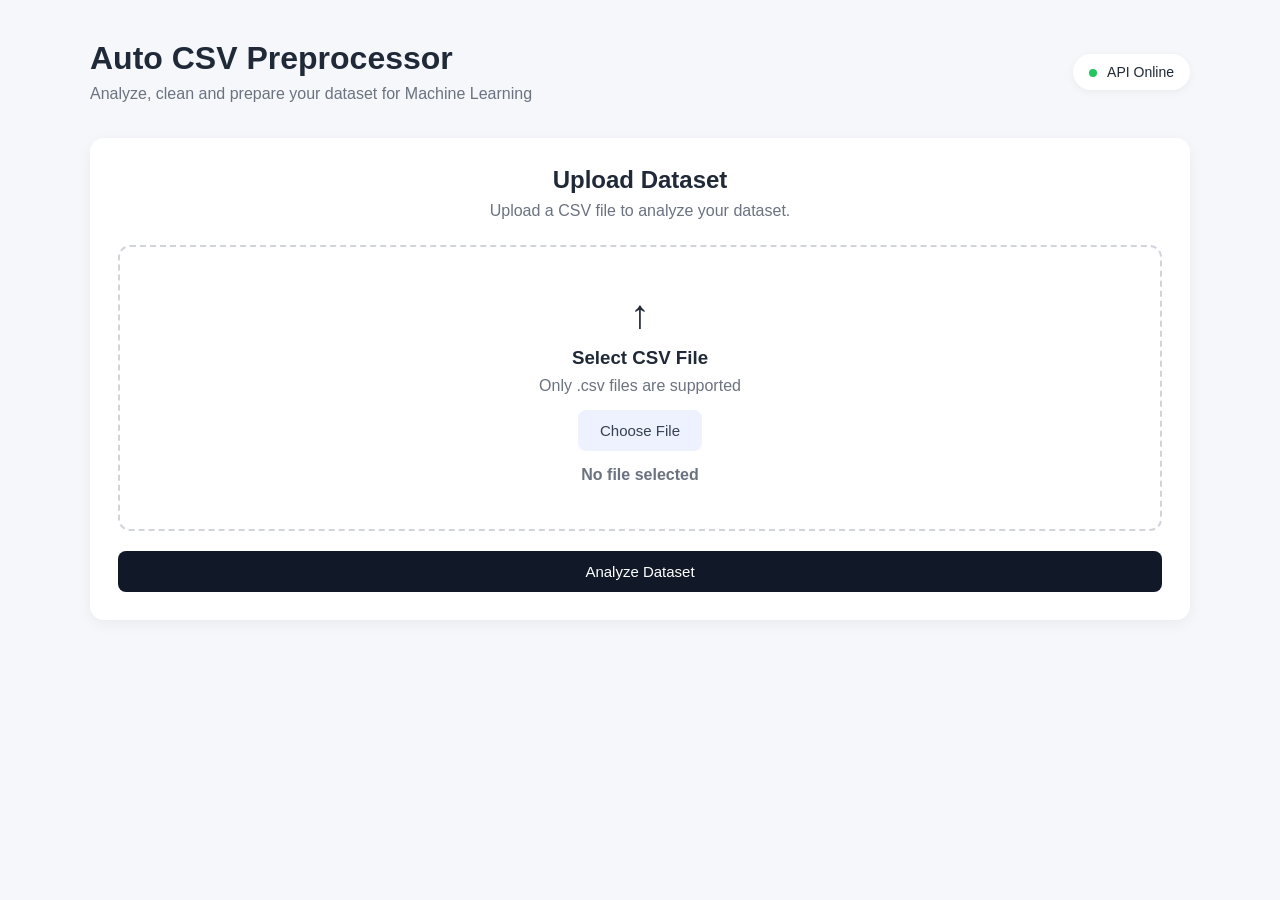
<file: frontend/index.html>
<!DOCTYPE html>
<html lang="en">
<head>
    <meta charset="UTF-8">
    <meta name="viewport" content="width=device-width, initial-scale=1.0">

    <title>Auto CSV Preprocessor</title>

    <link rel="stylesheet" href="style.css">
</head>

<body>

    <div class="container">

        <!-- Header -->
        <header>
            <div>
                <h1>Auto CSV Preprocessor</h1>
                <p>Analyze, clean and prepare your dataset for Machine Learning</p>
            </div>

            <div class="status">
                <span class="dot"></span>
                API Online
            </div>
        </header>


        <!-- Upload Section -->
        <section class="card upload-card">

            <h2>Upload Dataset</h2>
            <p class="subtitle">
                Upload a CSV file to analyze your dataset.
            </p>

            <div class="upload-box">

                <div class="upload-icon">↑</div>

                <h3>Select CSV File</h3>

                <p>Only .csv files are supported</p>

                <input
                    type="file"
                    id="csvFile"
                    accept=".csv"
                    hidden
                >

                <button
                    class="secondary-btn"
                    onclick="document.getElementById('csvFile').click()"
                >
                    Choose File
                </button>

                <p id="fileName" class="file-name">
                    No file selected
                </p>

            </div>

            <button
                id="analyzeBtn"
                class="primary-btn"
                onclick="uploadCSV()"
            >
                Analyze Dataset
            </button>

        </section>


        <!-- Dataset Overview -->
        <section
            id="analysisSection"
            class="hidden"
        >

            <div class="section-title">
                <div>
                    <h2>Dataset Overview</h2>
                    <p>Automatically detected dataset information</p>
                </div>
            </div>


            <div class="stats-grid">

                <div class="stat-card">
                    <span>Rows</span>
                    <strong id="rows">-</strong>
                </div>

                <div class="stat-card">
                    <span>Columns</span>
                    <strong id="columns">-</strong>
                </div>

                <div class="stat-card">
                    <span>Missing Values</span>
                    <strong id="missing">-</strong>
                </div>

                <div class="stat-card">
                    <span>Duplicates</span>
                    <strong id="duplicates">-</strong>
                </div>

            </div>


            <!-- Health -->
            <div class="card health-card">

                <div>
                    <h3>Dataset Health</h3>
                    <p>Overall data quality score</p>
                </div>

                <div class="health-score">
                    <strong id="healthScore">-</strong>
                    <span>/ 100</span>
                </div>

            </div>


            <!-- Columns -->
            <div class="card">

                <h3>Detected Columns</h3>

                <div id="columnsList" class="columns-list"></div>

            </div>


            <!-- Missing Values by Column -->
            <div class="card">

                <div class="card-heading-row">
                    <div>
                        <h3>Missing Values by Column</h3>
                        <p class="section-description">
                            Detailed missing-value information for each affected column.
                        </p>
                    </div>
                </div>

                <div class="missing-table-wrapper">

                    <table class="missing-table">

                        <thead>
                            <tr>
                                <th>Column</th>
                                <th>Data Type</th>
                                <th>Missing Values</th>
                                <th>Missing %</th>
                            </tr>
                        </thead>

                        <tbody id="missingTableBody"></tbody>

                    </table>

                </div>

            </div>

        </section>


        <!-- Preprocessing -->
        <section
            id="preprocessSection"
            class="card hidden"
        >

            <h2>Preprocessing Configuration</h2>

            <p class="subtitle">
                Select how you want to prepare your dataset.
            </p>


            <div class="form-grid">

                <!-- Target -->
                <div class="form-group">

                    <label>Target Column</label>

                    <select id="targetColumn">
                        <option value="">Select target column</option>
                    </select>

                </div>


                <!-- Missing -->
                <div class="form-group">

                    <label>Missing Values</label>

                    <select id="missingStrategy">

                        <option value="none">None</option>
                        <option value="drop">Drop Rows</option>
                        <option value="mean">Mean</option>
                        <option value="median">Median</option>
                        <option value="mode">Mode</option>
                        <option value="constant">Constant</option>
                        <option value="auto">Auto</option>
                        <option value="custom">Custom — Per Column</option>

                    </select>

                </div>


                <!-- Duplicates -->
                <div class="form-group">

                    <label>Duplicates</label>

                    <select id="duplicatesStrategy">

                        <option value="false">
                            Keep Duplicates
                        </option>

                        <option value="true">
                            Remove Duplicates
                        </option>

                    </select>

                </div>


                <!-- Outlier -->
                <div class="form-group">

                    <label>Outlier Method</label>

                    <select id="outlierMethod">

                        <option value="none">None</option>

                        <option value="iqr">
                            IQR
                        </option>

                        <option value="zscore">
                            Z-Score
                        </option>

                    </select>

                </div>


                <!-- Outlier Action -->
                <div class="form-group">

                    <label>Outlier Action</label>

                    <select id="outlierAction">

                        <option value="remove">
                            Remove
                        </option>

                        <option value="cap">
                            Cap
                        </option>

                    </select>

                </div>


                <!-- Encoding -->
                <div class="form-group">

                    <label>Encoding</label>

                    <select id="encoding">

                        <option value="none">
                            None
                        </option>

                        <option value="one_hot">
                            One Hot Encoding
                        </option>

                        <option value="label">
                            Label Encoding
                        </option>

                    </select>

                </div>


                <!-- Scaling -->
                <div class="form-group">

                    <label>Scaling</label>

                    <select id="scaling">

                        <option value="none">
                            None
                        </option>

                        <option value="standard">
                            StandardScaler
                        </option>

                        <option value="minmax">
                            MinMaxScaler
                        </option>

                        <option value="robust">
                            RobustScaler
                        </option>

                    </select>

                </div>


                <!-- Test Size -->
                <div class="form-group">

                    <label>Test Size</label>

                    <input
                        type="number"
                        id="testSize"
                        value="0.2"
                        min="0.1"
                        max="0.5"
                        step="0.05"
                    >

                </div>

            </div>


            <!-- Column-wise Missing Value Configuration -->
            <div
                id="columnMissingConfig"
                class="column-missing-config hidden"
            >

                <div class="column-config-header">
                    <div>
                        <h3>Column-wise Missing Value Handling</h3>
                        <p>
                            Choose a different strategy for each column that contains missing values.
                        </p>
                    </div>
                </div>

                <div id="missingColumnControls"></div>

            </div>


            <button
                class="primary-btn preprocess-btn"
                onclick="preprocessDataset()"
            >
                Preprocess Dataset
            </button>

        </section>


        <!-- Results -->
        <section
            id="resultsSection"
            class="hidden"
        >

            <div class="card">

                <h2>Preprocessing Results</h2>

                <div class="result-grid">

                    <div class="result-box">
                        <span>Rows Before</span>
                        <strong id="rowsBefore">-</strong>
                    </div>

                    <div class="result-box">
                        <span>Rows After</span>
                        <strong id="rowsAfter">-</strong>
                    </div>

                    <div class="result-box">
                        <span>Columns Before</span>
                        <strong id="columnsBefore">-</strong>
                    </div>

                    <div class="result-box">
                        <span>Columns After</span>
                        <strong id="columnsAfter">-</strong>
                    </div>

                </div>

            </div>


            <!-- Operations -->
            <div class="card">

                <h3>Applied Operations</h3>

                <div id="operationsList">
                    No operations
                </div>

            </div>


            <!-- Downloads -->
            <div class="card download-card">

                <h3>Download Dataset</h3>

                <p>
                    Your processed datasets are ready.
                </p>

                <div class="download-buttons">

                    <button
                        class="download-btn"
                        onclick="downloadProcessed()"
                    >
                        Download Processed
                    </button>

                    <button
                        class="download-btn"
                        onclick="downloadTrain()"
                    >
                        Download Train
                    </button>

                    <button
                        class="download-btn"
                        onclick="downloadTest()"
                    >
                        Download Test
                    </button>

                </div>

            </div>

        </section>


        <!-- Loading -->
        <div
            id="loading"
            class="loading hidden"
        >
            <div class="spinner"></div>
            <p>Processing your dataset...</p>
        </div>


        <!-- Error -->
        <div
            id="error"
            class="error hidden"
        ></div>


    </div>

    <script src="script.js"></script>

</body>
</html>
</file>
<file: frontend/style.css>
* {
    margin: 0;
    padding: 0;
    box-sizing: border-box;
}

body {
    font-family: Arial, Helvetica, sans-serif;
    background: #f5f7fb;
    color: #1f2937;
}

.container {
    width: 90%;
    max-width: 1100px;
    margin: 40px auto;
}


/* Header */

header {
    display: flex;
    justify-content: space-between;
    align-items: center;
    margin-bottom: 35px;
}

header h1 {
    font-size: 32px;
    margin-bottom: 8px;
}

header p {
    color: #6b7280;
}

.status {
    background: white;
    padding: 10px 16px;
    border-radius: 20px;
    font-size: 14px;
    box-shadow: 0 2px 8px rgba(0, 0, 0, 0.05);
}

.dot {
    display: inline-block;
    width: 8px;
    height: 8px;
    background: #22c55e;
    border-radius: 50%;
    margin-right: 7px;
}


/* Card */

.card {
    background: white;
    padding: 28px;
    border-radius: 14px;
    margin-bottom: 22px;
    box-shadow: 0 4px 15px rgba(0, 0, 0, 0.05);
}

.card h2 {
    margin-bottom: 8px;
}

.subtitle {
    color: #6b7280;
    margin-bottom: 25px;
}


/* Upload */

.upload-card {
    text-align: center;
}

.upload-box {
    border: 2px dashed #d1d5db;
    border-radius: 12px;
    padding: 45px 20px;
    margin-bottom: 20px;
}

.upload-icon {
    font-size: 40px;
    margin-bottom: 10px;
}

.upload-box h3 {
    margin-bottom: 8px;
}

.upload-box p {
    color: #6b7280;
}

.file-name {
    margin-top: 15px;
    font-weight: 600;
}


/* Buttons */

button {
    border: none;
    cursor: pointer;
    font-size: 15px;
    border-radius: 8px;
    padding: 12px 22px;
}

.primary-btn {
    width: 100%;
    background: #111827;
    color: white;
}

.primary-btn:hover {
    background: #374151;
}

.secondary-btn {
    background: #eef2ff;
    color: #374151;
    margin-top: 15px;
}

.download-btn {
    background: #111827;
    color: white;
}

.download-btn:hover {
    background: #374151;
}


/* Statistics */

.stats-grid {
    display: grid;
    grid-template-columns: repeat(4, 1fr);
    gap: 15px;
    margin-bottom: 20px;
}

.stat-card {
    background: white;
    padding: 22px;
    border-radius: 12px;
    box-shadow: 0 4px 15px rgba(0, 0, 0, 0.04);
}

.stat-card span {
    color: #6b7280;
    font-size: 14px;
}

.stat-card strong {
    display: block;
    font-size: 27px;
    margin-top: 8px;
}


/* Health */

.health-card {
    display: flex;
    justify-content: space-between;
    align-items: center;
}

.health-card p {
    color: #6b7280;
    margin-top: 5px;
}

.health-score {
    font-size: 20px;
}

.health-score strong {
    font-size: 40px;
}


/* Columns */

.columns-list {
    display: flex;
    flex-wrap: wrap;
    gap: 8px;
    margin-top: 18px;
}

.column-tag {
    background: #f3f4f6;
    padding: 8px 12px;
    border-radius: 7px;
    font-size: 14px;
}


/* Form */

.form-grid {
    display: grid;
    grid-template-columns: repeat(2, 1fr);
    gap: 20px;
}

.form-group {
    display: flex;
    flex-direction: column;
}

.form-group label {
    font-weight: 600;
    margin-bottom: 8px;
}

.form-group select,
.form-group input {
    padding: 12px;
    border: 1px solid #d1d5db;
    border-radius: 8px;
    font-size: 14px;
    background: white;
}

.preprocess-btn {
    margin-top: 25px;
}


/* Results */

.result-grid {
    display: grid;
    grid-template-columns: repeat(4, 1fr);
    gap: 15px;
    margin-top: 20px;
}

.result-box {
    background: #f9fafb;
    padding: 20px;
    border-radius: 10px;
}

.result-box span {
    display: block;
    color: #6b7280;
    font-size: 13px;
}

.result-box strong {
    font-size: 24px;
    display: block;
    margin-top: 8px;
}


/* Operations */

.operation {
    padding: 12px;
    background: #f9fafb;
    border-radius: 8px;
    margin-top: 8px;
}


/* Downloads */

.download-buttons {
    display: flex;
    gap: 12px;
    margin-top: 20px;
}

.download-card p {
    color: #6b7280;
    margin-top: 5px;
}


/* Loading */

.loading {
    text-align: center;
    padding: 30px;
}

.spinner {
    width: 35px;
    height: 35px;
    border: 4px solid #ddd;
    border-top: 4px solid #111827;
    border-radius: 50%;
    animation: spin 1s linear infinite;
    margin: auto;
}

@keyframes spin {
    to {
        transform: rotate(360deg);
    }
}


/* Error */

.error {
    background: #fee2e2;
    color: #991b1b;
    padding: 15px;
    border-radius: 8px;
    margin-top: 20px;
}


/* Utility */

.hidden {
    display: none;
}


/* Mobile */

@media (max-width: 700px) {

    header {
        flex-direction: column;
        align-items: flex-start;
        gap: 15px;
    }

    .stats-grid,
    .result-grid,
    .form-grid {
        grid-template-columns: 1fr;
    }

    .download-buttons {
        flex-direction: column;
    }

}

/* =========================================
   Missing Values Details
   ========================================= */

.card-heading-row {
    display: flex;
    justify-content: space-between;
    align-items: center;
}

.section-description {
    margin-top: 6px;
    color: #6b7280;
    font-size: 14px;
}

.missing-table-wrapper {
    overflow-x: auto;
    margin-top: 18px;
}

.missing-table {
    width: 100%;
    border-collapse: collapse;
    min-width: 600px;
}

.missing-table th,
.missing-table td {
    padding: 14px 16px;
    text-align: left;
    border-bottom: 1px solid #e5e7eb;
}

.missing-table th {
    background: #f9fafb;
    color: #4b5563;
    font-size: 13px;
    font-weight: 700;
}

.missing-table td {
    font-size: 14px;
}

.missing-table tbody tr:hover {
    background: #fafafa;
}

.type-badge {
    display: inline-block;
    background: #f3f4f6;
    color: #4b5563;
    padding: 5px 9px;
    border-radius: 6px;
    font-size: 12px;
}

.no-missing {
    text-align: center;
    color: #6b7280;
    padding: 20px;
}


/* =========================================
   Column-wise Missing Value Configuration
   ========================================= */

.column-missing-config {
    margin-top: 25px;
    padding: 22px;
    background: #f9fafb;
    border: 1px solid #e5e7eb;
    border-radius: 12px;
}

.column-config-header {
    margin-bottom: 16px;
}

.column-config-header h3 {
    margin-bottom: 6px;
}

.column-config-header p {
    color: #6b7280;
    font-size: 14px;
    line-height: 1.5;
}

.missing-column-row {
    display: flex;
    justify-content: space-between;
    align-items: center;
    gap: 20px;
    padding: 15px 16px;
    background: white;
    border: 1px solid #e5e7eb;
    border-radius: 9px;
    margin-top: 10px;
}

.missing-column-info {
    display: flex;
    flex-direction: column;
    gap: 5px;
}

.missing-column-info strong {
    font-size: 15px;
}

.missing-column-info span {
    font-size: 13px;
    color: #6b7280;
}

.column-missing-select {
    min-width: 170px;
    padding: 10px 12px;
    border: 1px solid #d1d5db;
    border-radius: 8px;
    font-size: 14px;
    background: white;
    color: #1f2937;
}


/* =========================================
   Professional Operation Cards
   ========================================= */

.operation {
    padding: 16px;
    background: #f9fafb;
    border: 1px solid #e5e7eb;
    border-radius: 9px;
    margin-top: 10px;
}

.operation-title {
    font-weight: 700;
    color: #111827;
    margin-bottom: 11px;
}

.operation-details {
    display: flex;
    flex-wrap: wrap;
    gap: 10px 18px;
    font-size: 14px;
    color: #4b5563;
}

.operation-details span {
    line-height: 1.5;
}

.operation-wide {
    flex-basis: 100%;
}


/* =========================================
   Responsive additions
   ========================================= */

@media (max-width: 700px) {

    .missing-column-row {
        flex-direction: column;
        align-items: stretch;
    }

    .column-missing-select {
        width: 100%;
    }

    .missing-table {
        min-width: 500px;
    }

    .operation-details {
        flex-direction: column;
        gap: 7px;
    }

}
</file>
<file: frontend/f/style.css>
* {
    margin: 0;
    padding: 0;
    box-sizing: border-box;
}

body {
    font-family: Arial, Helvetica, sans-serif;
    background: #f5f7fb;
    color: #1f2937;
}

.container {
    width: 90%;
    max-width: 1100px;
    margin: 40px auto;
}


/* Header */

header {
    display: flex;
    justify-content: space-between;
    align-items: center;
    margin-bottom: 35px;
}

header h1 {
    font-size: 32px;
    margin-bottom: 8px;
}

header p {
    color: #6b7280;
}

.status {
    background: white;
    padding: 10px 16px;
    border-radius: 20px;
    font-size: 14px;
    box-shadow: 0 2px 8px rgba(0, 0, 0, 0.05);
}

.dot {
    display: inline-block;
    width: 8px;
    height: 8px;
    background: #22c55e;
    border-radius: 50%;
    margin-right: 7px;
}


/* Card */

.card {
    background: white;
    padding: 28px;
    border-radius: 14px;
    margin-bottom: 22px;
    box-shadow: 0 4px 15px rgba(0, 0, 0, 0.05);
}

.card h2 {
    margin-bottom: 8px;
}

.subtitle {
    color: #6b7280;
    margin-bottom: 25px;
}


/* Upload */

.upload-card {
    text-align: center;
}

.upload-box {
    border: 2px dashed #d1d5db;
    border-radius: 12px;
    padding: 45px 20px;
    margin-bottom: 20px;
}

.upload-icon {
    font-size: 40px;
    margin-bottom: 10px;
}

.upload-box h3 {
    margin-bottom: 8px;
}

.upload-box p {
    color: #6b7280;
}

.file-name {
    margin-top: 15px;
    font-weight: 600;
}


/* Buttons */

button {
    border: none;
    cursor: pointer;
    font-size: 15px;
    border-radius: 8px;
    padding: 12px 22px;
}

.primary-btn {
    width: 100%;
    background: #111827;
    color: white;
}

.primary-btn:hover {
    background: #374151;
}

.secondary-btn {
    background: #eef2ff;
    color: #374151;
    margin-top: 15px;
}

.download-btn {
    background: #111827;
    color: white;
}

.download-btn:hover {
    background: #374151;
}


/* Statistics */

.stats-grid {
    display: grid;
    grid-template-columns: repeat(4, 1fr);
    gap: 15px;
    margin-bottom: 20px;
}

.stat-card {
    background: white;
    padding: 22px;
    border-radius: 12px;
    box-shadow: 0 4px 15px rgba(0, 0, 0, 0.04);
}

.stat-card span {
    color: #6b7280;
    font-size: 14px;
}

.stat-card strong {
    display: block;
    font-size: 27px;
    margin-top: 8px;
}


/* Health */

.health-card {
    display: flex;
    justify-content: space-between;
    align-items: center;
}

.health-card p {
    color: #6b7280;
    margin-top: 5px;
}

.health-score {
    font-size: 20px;
}

.health-score strong {
    font-size: 40px;
}


/* Columns */

.columns-list {
    display: flex;
    flex-wrap: wrap;
    gap: 8px;
    margin-top: 18px;
}

.column-tag {
    background: #f3f4f6;
    padding: 8px 12px;
    border-radius: 7px;
    font-size: 14px;
}


/* Form */

.form-grid {
    display: grid;
    grid-template-columns: repeat(2, 1fr);
    gap: 20px;
}

.form-group {
    display: flex;
    flex-direction: column;
}

.form-group label {
    font-weight: 600;
    margin-bottom: 8px;
}

.form-group select,
.form-group input {
    padding: 12px;
    border: 1px solid #d1d5db;
    border-radius: 8px;
    font-size: 14px;
    background: white;
}

.preprocess-btn {
    margin-top: 25px;
}


/* Results */

.result-grid {
    display: grid;
    grid-template-columns: repeat(4, 1fr);
    gap: 15px;
    margin-top: 20px;
}

.result-box {
    background: #f9fafb;
    padding: 20px;
    border-radius: 10px;
}

.result-box span {
    display: block;
    color: #6b7280;
    font-size: 13px;
}

.result-box strong {
    font-size: 24px;
    display: block;
    margin-top: 8px;
}


/* Operations */

.operation {
    padding: 12px;
    background: #f9fafb;
    border-radius: 8px;
    margin-top: 8px;
}


/* Downloads */

.download-buttons {
    display: flex;
    gap: 12px;
    margin-top: 20px;
}

.download-card p {
    color: #6b7280;
    margin-top: 5px;
}


/* Loading */

.loading {
    text-align: center;
    padding: 30px;
}

.spinner {
    width: 35px;
    height: 35px;
    border: 4px solid #ddd;
    border-top: 4px solid #111827;
    border-radius: 50%;
    animation: spin 1s linear infinite;
    margin: auto;
}

@keyframes spin {
    to {
        transform: rotate(360deg);
    }
}


/* Error */

.error {
    background: #fee2e2;
    color: #991b1b;
    padding: 15px;
    border-radius: 8px;
    margin-top: 20px;
}


/* Utility */

.hidden {
    display: none;
}


/* Mobile */

@media (max-width: 700px) {

    header {
        flex-direction: column;
        align-items: flex-start;
        gap: 15px;
    }

    .stats-grid,
    .result-grid,
    .form-grid {
        grid-template-columns: 1fr;
    }

    .download-buttons {
        flex-direction: column;
    }

}
</file>
